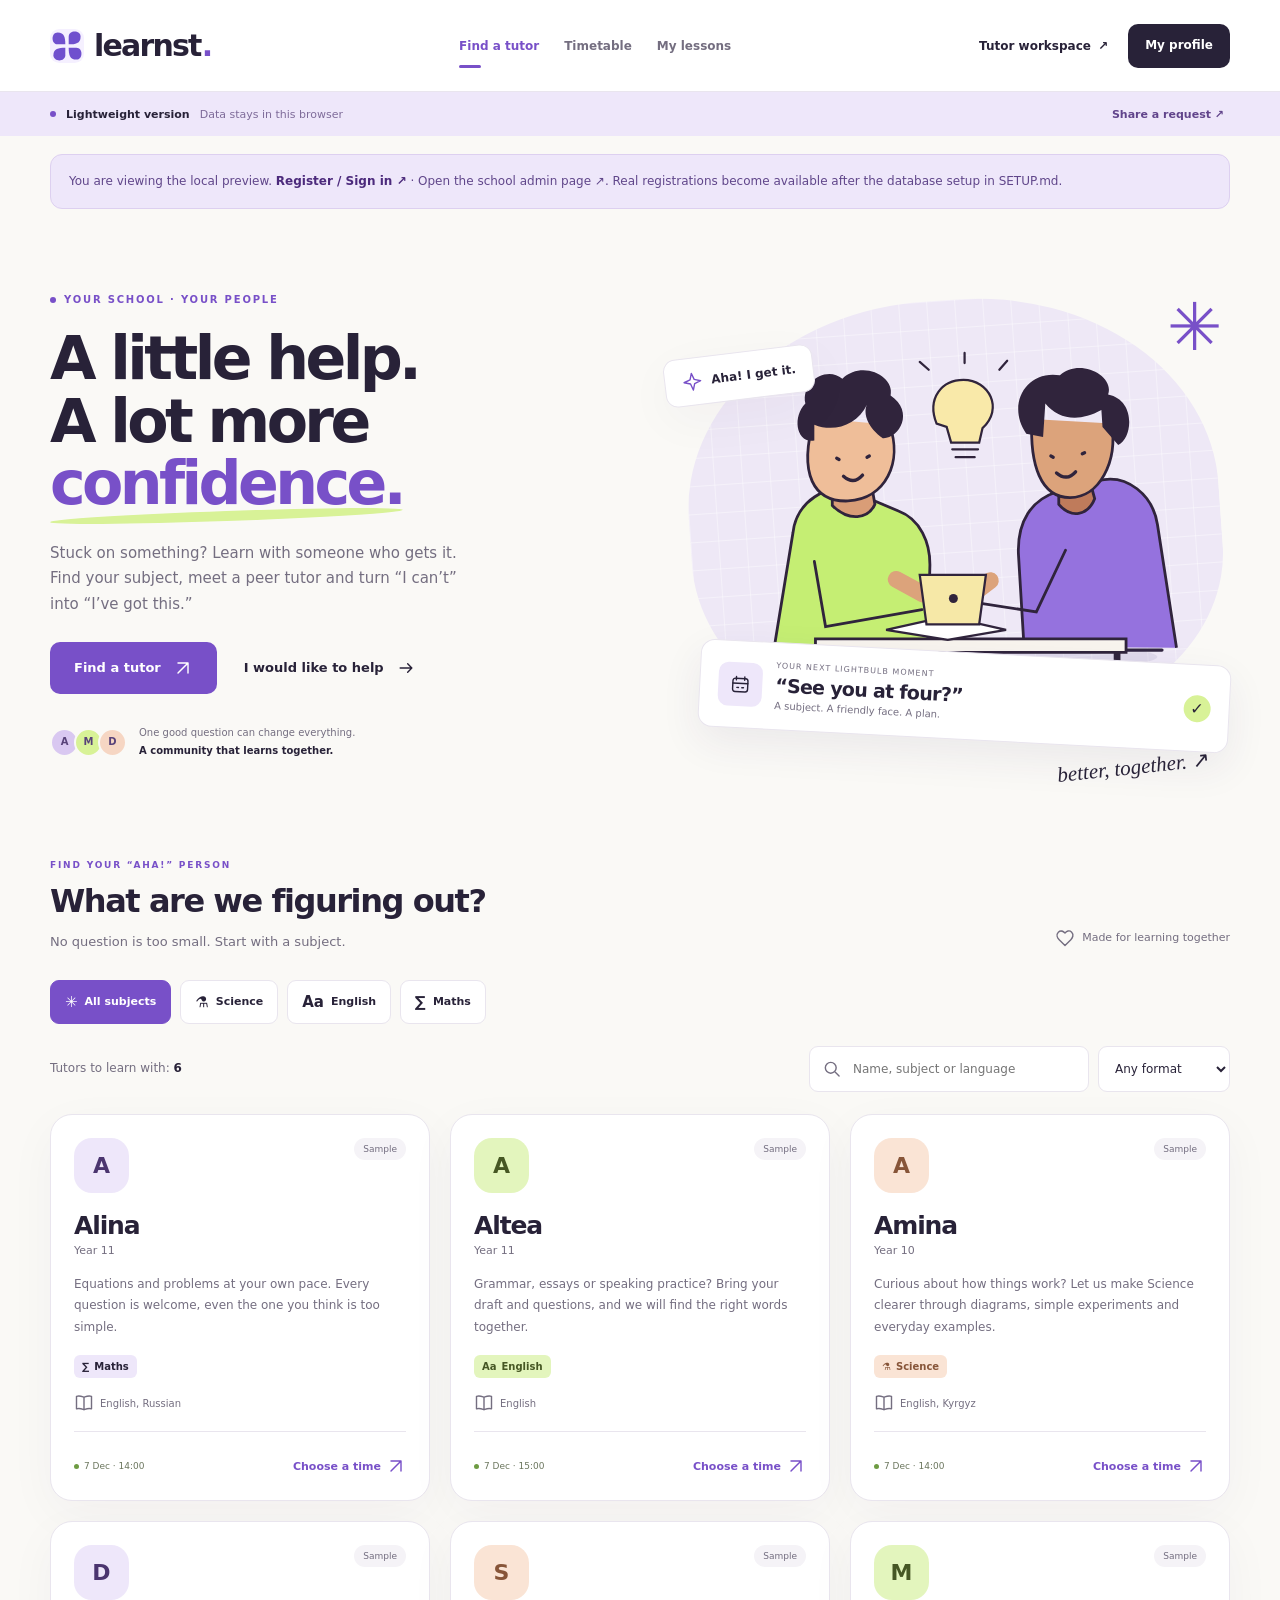
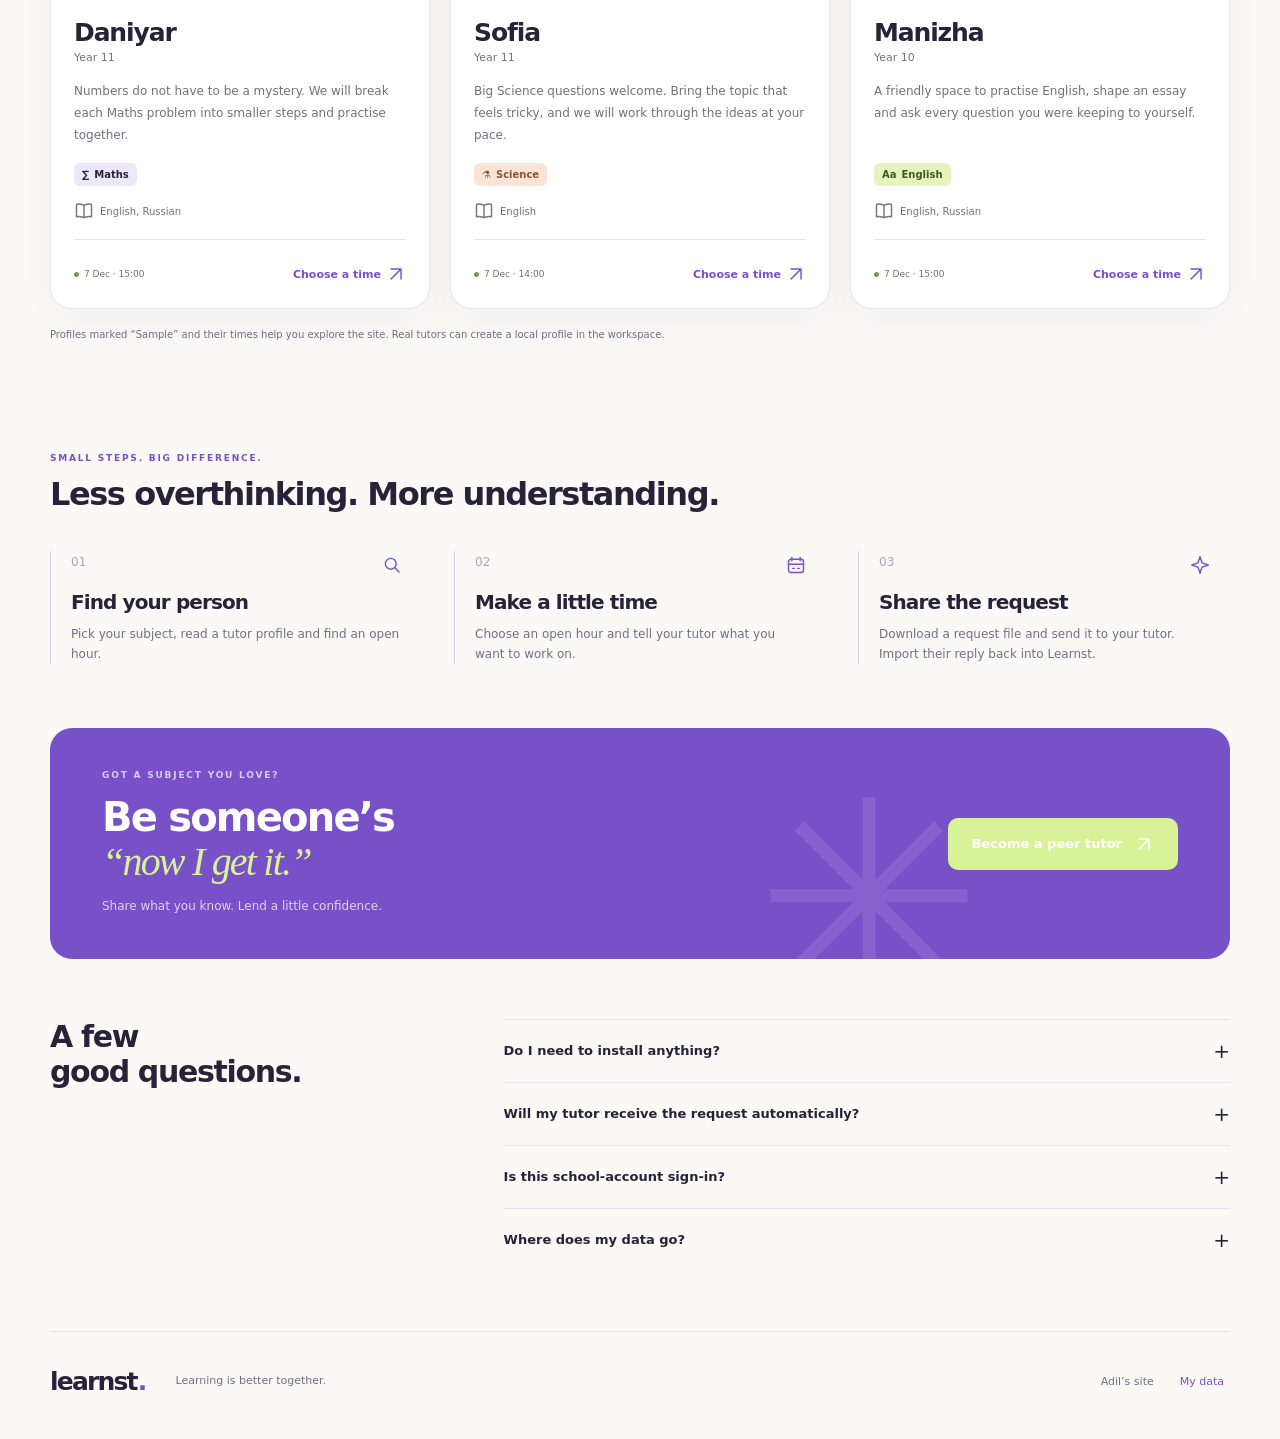
<file: index.html>
<!doctype html>
<html lang="en">
<head>
  <meta charset="UTF-8">
  <meta name="viewport" content="width=device-width, initial-scale=1">
  <meta name="theme-color" content="#7850c8">
  <meta name="description" content="Learnst — school peer tutoring. Find a subject, choose a tutor and make a little learning plan.">
  <title>Learnst — learn together</title>
  <link rel="icon" type="image/svg+xml" href="./assets/favicon.svg">
  <link rel="stylesheet" href="./styles.css">
  <link rel="stylesheet" href="./shared.css">
  <script src="./config.js" defer></script>
  <script src="./data.js" defer></script>
  <script src="./cloud.js" defer></script>
  <script src="./student.js" defer></script>
  <script src="./app.js" defer></script>
</head>
<body>
  <a class="skip-link" href="#main" data-action="skip">Skip to content</a>
  <header class="topbar">
    <div class="header-inner wrap">
      <a class="brand" href="#find" aria-label="Learnst — home"><img src="./assets/favicon.svg" width="34" height="34" alt="">learnst<span>.</span></a>
      <nav class="nav" aria-label="Main navigation">
        <a href="#find" data-route="find">Find a tutor</a>
        <a href="#schedule" data-route="schedule">Timetable</a>
        <a href="#lessons" data-route="lessons">My lessons</a>
        <a class="mobile-only" href="#workspace" data-route="workspace">Tutor</a>
      </nav>
      <div class="header-actions">
        <a href="#workspace" class="workspace-link" data-route="workspace">Tutor workspace <span aria-hidden="true">↗</span></a>
        <button type="button" class="button dark small" data-action="profile" id="profile-button">My profile</button>
      </div>
    </div>
  </header>
  <div class="local-bar">
    <div class="wrap"><span><i aria-hidden="true"></i><strong>Lightweight version</strong><span class="bar-detail">Data stays in this browser</span></span><button type="button" data-action="transfer">Share a request <span aria-hidden="true">↗</span></button></div>
  </div>
  <div class="wrap"><p id="cloud-setup-note" class="notice">You are viewing the local preview. <a href="./account.html"><strong>Register / Sign in ↗</strong></a> · <a href="./admin.html">Open the school admin page ↗</a>. Real registrations become available after the database setup in SETUP.md.</p><p id="storage-warning" class="notice" hidden role="status">Your browser cannot save changes. They last until you close this page. Download your data using “Share a request”.</p></div>
  <main id="main" class="wrap" tabindex="-1">
    <noscript><p class="notice">Enable JavaScript in your browser to choose times and save requests.</p></noscript>
    <div id="app"></div>
  </main>
  <footer class="footer wrap"><a class="brand" href="#find">learnst<span>.</span></a><p>Learning is better together.</p><div><span>Adil’s site</span><button type="button" data-action="transfer">My data</button></div></footer>
  <dialog id="modal" aria-labelledby="modal-title"><div class="modal-inner"><button type="button" class="icon-button close-modal" data-action="close" aria-label="Close dialog">×</button><div id="modal-body"></div></div></dialog>
  <div id="toast" class="toast" role="status" aria-live="polite" hidden></div>
</body>
</html>
</file>
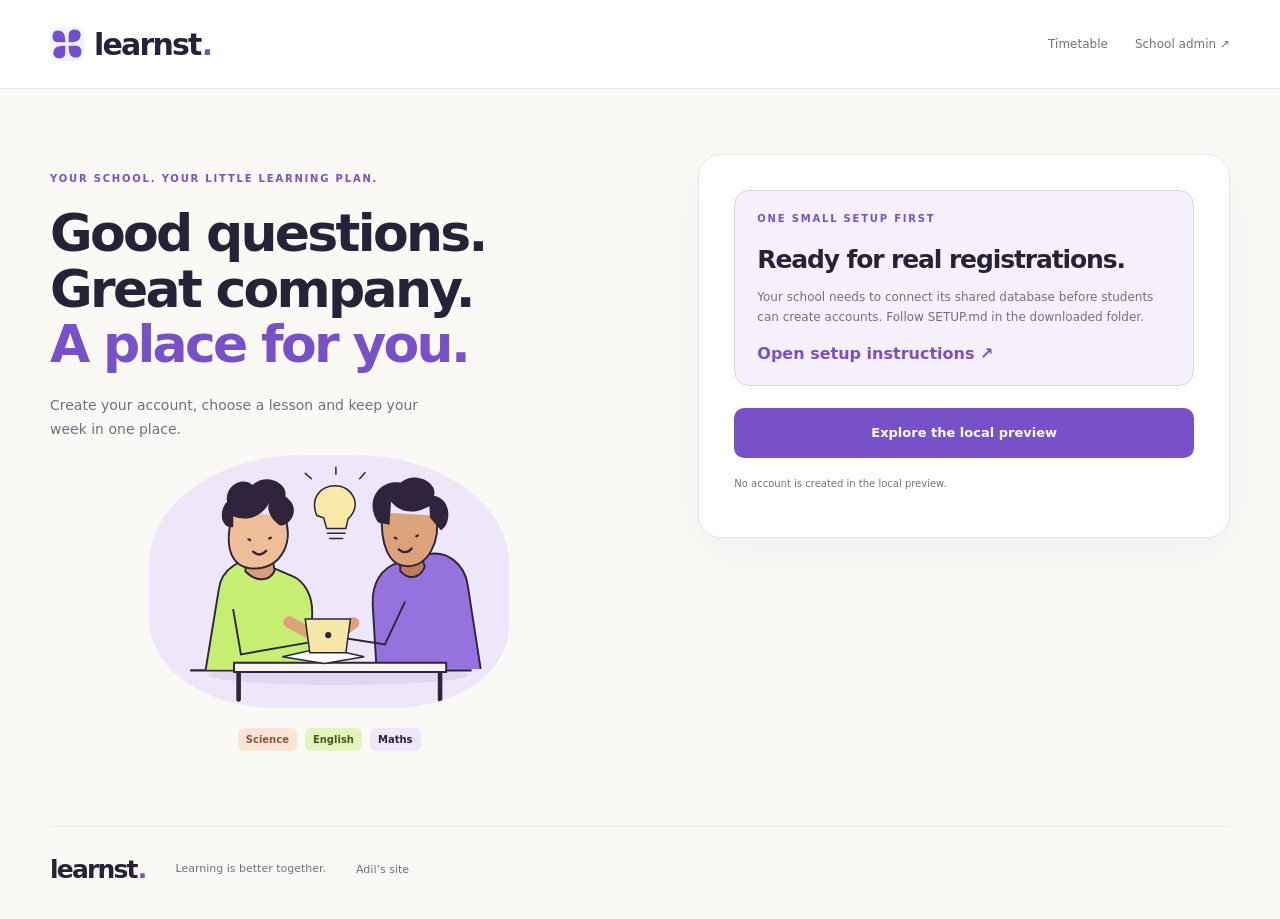
<file: account.html>
<!doctype html>
<html lang="en">
<head>
  <meta charset="UTF-8"><meta name="viewport" content="width=device-width,initial-scale=1"><meta name="theme-color" content="#7850c8">
  <meta name="referrer" content="no-referrer"><title>Your account · Learnst</title>
  <link rel="icon" href="./assets/favicon.svg" type="image/svg+xml"><link rel="stylesheet" href="./styles.css"><link rel="stylesheet" href="./shared.css">
  <script src="./config.js" defer></script><script src="./data.js" defer></script><script src="./cloud.js" defer></script><script src="./account.js" defer></script>
</head>
<body>
  <header class="topbar"><div class="wrap header-inner account-header"><a class="brand" href="./index.html"><img src="./assets/favicon.svg" width="34" height="34" alt="">learnst<span>.</span></a><nav aria-label="Account navigation"><a href="./index.html#schedule">Timetable</a><a href="./admin.html">School admin ↗</a></nav></div></header>
  <main class="wrap account-layout"><section class="account-story"><span class="eyebrow">YOUR SCHOOL. YOUR LITTLE LEARNING PLAN.</span><h1>Good questions.<br>Great company.<br><span>A place for you.</span></h1><p>Create your account, choose a lesson and keep your week in one place.</p><img src="./assets/hero.svg" width="470" height="330" alt="Two students learning together"><div class="account-subjects"><span class="tag peach">Science</span><span class="tag lime-bg">English</span><span class="tag lilac">Maths</span></div></section><section class="account-panel" aria-label="Your account"><div id="account-app"><p class="modal-lead" role="status">Opening your account…</p></div></section></main>
  <footer class="footer wrap"><a class="brand" href="./index.html">learnst<span>.</span></a><p>Learning is better together.</p><span>Adil’s site</span></footer>
  <div id="toast" class="toast" role="status" aria-live="polite" hidden></div>
  <noscript><p class="notice wrap">Enable JavaScript to register or sign in.</p></noscript>
</body>
</html>
</file>
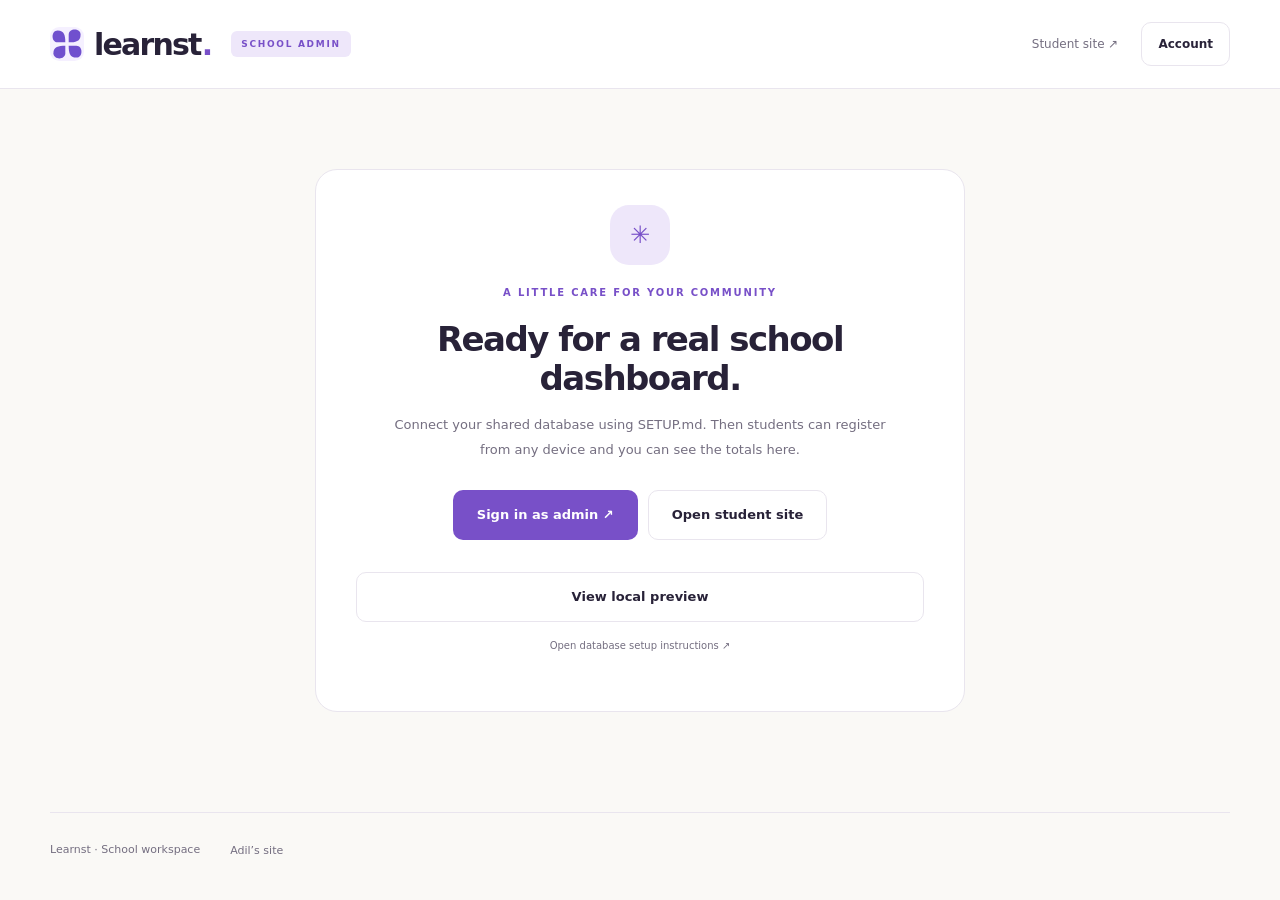
<file: admin.html>
<!doctype html>
<html lang="en">
<head>
  <meta charset="UTF-8"><meta name="viewport" content="width=device-width,initial-scale=1"><meta name="theme-color" content="#7850c8">
  <meta name="robots" content="noindex,nofollow"><meta name="referrer" content="no-referrer"><title>School admin · Learnst</title>
  <link rel="icon" href="./assets/favicon.svg" type="image/svg+xml"><link rel="stylesheet" href="./styles.css"><link rel="stylesheet" href="./shared.css">
  <script src="./config.js" defer></script><script src="./data.js" defer></script><script src="./cloud.js" defer></script><script src="./admin.js" defer></script>
</head>
<body class="admin-body">
  <header class="topbar"><div class="wrap header-inner admin-header"><a class="brand" href="./index.html"><img src="./assets/favicon.svg" width="34" height="34" alt="">learnst<span>.</span></a><span class="admin-label">SCHOOL ADMIN</span><div><a href="./index.html">Student site ↗</a><a href="./account.html?next=admin" class="button outline small" id="admin-account">Account</a></div></div></header>
  <main class="wrap admin-main" id="admin-app"><div class="empty"><h1>Your community, at a glance.</h1><p role="status">Checking admin access…</p></div></main>
  <footer class="footer wrap"><p>Learnst · School workspace</p><span>Adil’s site</span></footer>
  <dialog id="modal" aria-labelledby="modal-title"><div class="modal-inner"><button type="button" class="icon-button close-modal" data-admin-action="close" aria-label="Close dialog">×</button><div id="modal-body"></div></div></dialog>
  <div id="toast" class="toast" role="status" aria-live="polite" hidden></div>
  <noscript><p class="notice wrap">Enable JavaScript to open the admin dashboard.</p></noscript>
</body>
</html>
</file>
<file: styles.css>
:root{--paper:#faf9f6;--white:#fff;--ink:#282238;--muted:#746e80;--purple:#7850c8;--purple-dark:#5c32ab;--lilac:#eee7fa;--lime:#d8f297;--line:#e9e5ee;--radius:22px;--shadow:0 14px 50px #3321440a;font-family:Inter,ui-sans-serif,system-ui,-apple-system,BlinkMacSystemFont,"Segoe UI",sans-serif;color:var(--ink);background:var(--paper);font-synthesis:none}
*{box-sizing:border-box}html{scroll-behavior:smooth;scroll-padding-top:100px}body{margin:0}button,input,select,textarea{font:inherit}button,a,input,select,textarea{-webkit-tap-highlight-color:transparent}a{color:inherit;text-decoration:none}button{cursor:pointer}button:disabled{opacity:.45;cursor:not-allowed}button{color:inherit}button,select,input,textarea{min-height:44px}button{border:0}button:focus-visible,a:focus-visible,summary:focus-visible{outline:3px solid var(--purple);outline-offset:4px}input:focus,select:focus,textarea:focus{outline:2px solid var(--purple);outline-offset:2px}img,svg{max-width:100%}svg.icon{width:20px;height:20px;flex-shrink:0;vertical-align:middle}h1,h2,h3,p{margin-top:0}h1,h2,h3{letter-spacing:-.045em}p{line-height:1.7}button,.button{transition:background .16s,transform .16s,border-color .16s}button:not(:disabled):active,.button:active{transform:translateY(1px)}[hidden]{display:none!important}.wrap{width:min(1180px,calc(100% - 64px));margin-inline:auto}.skip-link{position:fixed;top:-70px;left:15px;z-index:20;padding:13px;background:var(--ink);color:#fff}.skip-link:focus{top:10px}
.topbar{background:#fff;border-bottom:1px solid var(--line)}.header-inner{display:flex;align-items:center;min-height:91px;gap:36px}.brand{display:inline-flex;align-items:center;gap:8px;font-size:30px;font-weight:850;letter-spacing:-1.8px;flex-shrink:0}.brand>span{color:var(--purple);margin-left:-7px}.brand img{width:34px;height:34px;margin-right:2px}.nav{display:flex;align-items:center;gap:25px;margin-inline:auto}.nav a{display:flex;align-items:center;min-height:48px;font-size:12px;font-weight:650;position:relative;white-space:nowrap;color:var(--muted)}.nav a[aria-current=page]{color:var(--purple)}.nav a[aria-current=page]:after{content:"";position:absolute;bottom:2px;left:0;width:22px;height:3px;border-radius:4px;background:var(--purple)}.header-actions{display:flex;align-items:center;gap:20px}.workspace-link{font-size:12px;font-weight:650;white-space:nowrap}.workspace-link[aria-current=page]{color:var(--purple)}.workspace-link span{margin-left:3px}.button{display:inline-flex;align-items:center;justify-content:center;gap:12px;padding:15px 23px;min-height:50px;border-radius:10px;font-size:13px;line-height:1.4;font-weight:700;border:1px solid transparent;text-align:center}.button.purple{background:var(--purple);color:white}.button.purple:hover{background:var(--purple-dark)}.button.dark{background:var(--ink);color:#fff}.button.lime{background:var(--lime)}.button.outline{background:#fff;border-color:var(--line)}.button.outline:hover{border-color:var(--purple);background:#f9f6ff}.button.text{background:transparent;color:var(--ink);padding-inline:5px}.button.danger{background:#fff0f0;color:#aa3434}.button.small{min-height:44px;padding:10px 16px;font-size:12px}.button.full{width:100%}.icon-button{width:44px;min-width:44px;height:44px;border:1px solid var(--line);border-radius:10px;background:#fff;font-size:23px;display:inline-flex;align-items:center;justify-content:center}.local-bar{background:var(--lilac);font-size:11px}.local-bar>.wrap{min-height:42px;display:flex;justify-content:space-between;align-items:center;gap:12px}.local-bar span{display:inline-flex;align-items:center;gap:10px}.local-bar i{height:6px;width:6px;background:var(--purple);border-radius:50%}.local-bar strong{font-weight:750}.local-bar button{background:transparent;color:#61448b;font-size:11px;font-weight:650;white-space:nowrap}.bar-detail{color:#7f6c9a}
.hero{display:grid;grid-template-columns:1.07fr 1fr;align-items:center;gap:40px;padding:67px 0 75px}.eyebrow{font-size:10px;letter-spacing:1.8px;font-weight:750;color:var(--purple);display:flex;gap:8px;align-items:center;margin-bottom:22px;text-transform:uppercase}.eyebrow>i{width:6px;height:6px;background:var(--purple);border-radius:50%}.hero h1{font-size:clamp(42px,4.7vw,67px);line-height:1.04;letter-spacing:-3.6px;font-weight:780;margin-bottom:26px}.hero h1>span{color:var(--purple);display:inline-block;position:relative;z-index:0}.hero h1>span:after{content:"";position:absolute;bottom:-6px;left:0;right:0;height:10px;background:var(--lime);border-radius:50%;z-index:-1;transform:rotate(-2deg)}.hero-copy>p{font-size:15px;color:var(--muted);max-width:430px;margin-bottom:25px}.hero-buttons{display:flex;gap:21px;flex-wrap:wrap}.hero-footnote{display:flex;align-items:center;gap:12px;margin-top:30px;font-size:10px;color:var(--muted);line-height:1.8}.hero-footnote strong{font-weight:550;color:var(--ink)}.mini-avatars{display:flex;padding-left:5px}.mini-avatars i{width:29px;height:29px;border:2px solid var(--paper);border-radius:50%;display:grid;place-items:center;background:#d9c8f1;font-style:normal;font-weight:750;color:#584279;margin-left:-5px}.mini-avatars i:nth-child(2){background:var(--lime)}.mini-avatars i:nth-child(3){background:#f6d6c3}.hero-art{min-width:0;position:relative;isolation:isolate;padding-top:30px;padding-bottom:45px}.art-grid{position:absolute;inset:0 10px 25px;background-color:#eee8f6;background-image:linear-gradient(#fff6 1px,transparent 1px),linear-gradient(90deg,#fff6 1px,transparent 1px);background-size:28px 28px;border-radius:47% 47% 39% 43%;transform:rotate(-4deg);z-index:-1}.hero-art>img{display:block;width:100%;height:auto;padding:5px 12px}.art-float{display:flex;align-items:center;gap:9px;position:absolute;left:-15px;top:52px;transform:rotate(-7deg);background:#fff;padding:13px 17px;border:1px solid var(--line);border-radius:12px;box-shadow:var(--shadow);font-size:12px;font-weight:650}.art-float svg{color:var(--purple)}.art-star{position:absolute;right:8px;top:-5px;font-size:66px;color:var(--purple);line-height:1;animation:float 6s ease-in-out infinite}.art-session{position:absolute;bottom:15px;left:20px;right:0;display:flex;align-items:center;gap:13px;background:#fff;border:1px solid var(--line);padding:18px;border-radius:14px;box-shadow:0 15px 40px #3c245b13;transform:rotate(3deg)}.art-session>i{background:var(--lilac);padding:12px;border-radius:10px;font-style:normal}.art-session>div{display:grid;gap:4px}.art-session small{font-size:8px;letter-spacing:1px;color:var(--muted)}.art-session strong{font-size:19px;letter-spacing:-.7px}.art-session span{font-size:10px;color:var(--muted)}.art-session>b{margin-left:auto;display:grid;place-items:center;width:27px;height:27px;border-radius:50%;background:var(--lime)}.art-note{position:absolute;bottom:-25px;right:20px;font-family:Georgia,serif;font-size:21px;font-style:italic;transform:rotate(-6deg)}
.section{padding:25px 0 55px}.section-heading{display:flex;justify-content:space-between;align-items:end;gap:20px;margin-bottom:27px}.section-heading h2{font-size:32px;line-height:1.2;margin-bottom:10px}.section-heading p{font-size:13px;color:var(--muted);margin:0}.section-heading .eyebrow{font-size:9px;margin-bottom:12px}.section-note{font-size:11px;color:var(--muted);white-space:nowrap;display:flex;gap:7px;align-items:center;padding-bottom:5px}.chips{display:flex;flex-wrap:wrap;gap:9px;margin-bottom:22px}.chip{padding:8px 14px;border:1px solid var(--line);border-radius:9px;min-height:44px;display:flex;align-items:center;gap:7px;background:#fff;font-size:11px;font-weight:650}.chip[aria-pressed=true]{background:var(--purple);border-color:var(--purple);color:#fff}.chip>span{font-size:15px}.toolbar{display:flex;justify-content:space-between;align-items:center;gap:15px;margin:15px 0 22px}.toolbar>p{font-size:12px;color:var(--muted);margin:0}.toolbar>p strong{color:var(--ink)}.search-controls{display:flex;gap:9px;min-width:0}.searchbox{position:relative;display:flex;align-items:center;width:280px;max-width:100%;gap:9px;padding:0 12px;background:#fff;border:1px solid var(--line);border-radius:9px;color:var(--muted)}.searchbox input{width:100%;min-width:0;border:0;background:transparent;font-size:12px}.select{max-width:100%;border:1px solid var(--line);border-radius:9px;padding:9px 30px 9px 12px;background:#fff;color:var(--ink);font-size:12px}.tutor-grid{display:grid;grid-template-columns:repeat(3,minmax(0,1fr));gap:20px}.tutor-card{background:#fff;border:1px solid var(--line);border-radius:var(--radius);padding:23px 23px 0;box-shadow:var(--shadow);position:relative;display:flex;flex-direction:column;transition:transform .2s,border-color .2s}.tutor-card:hover{transform:translateY(-4px);border-color:#cbb7eb}.tutor-top{display:flex;align-items:start;justify-content:space-between;gap:8px;margin-bottom:18px}.avatar{width:55px;height:55px;display:inline-flex;align-items:center;justify-content:center;border-radius:18px;font-size:22px;font-weight:750;flex-shrink:0;color:#4b356f}.avatar.lilac,.lilac{background:var(--lilac)}.avatar.lime,.lime-bg{background:#e3f5bd;color:#465724}.avatar.peach,.peach{background:#fae4d5;color:#875539}.avatar.blue,.blue{background:#e0edf9;color:#3c6083}.avatar.pink,.pink{background:#f8e1ee;color:#8c5372}.avatar.yellow,.yellow{background:#fcf0c7;color:#8d7438}.sample-badge{font-size:9px;color:var(--muted);background:#f5f3f7;border-radius:20px;padding:6px 9px}.tutor-card h3{font-size:25px;margin-bottom:4px}.year{font-size:11px;color:var(--muted)}.tutor-bio{font-size:12px;color:var(--muted);line-height:1.8;margin:17px 0;flex:1}.tags{display:flex;flex-wrap:wrap;gap:6px}.tag{border-radius:6px;padding:6px 8px;font-size:10px;font-weight:650;display:inline-flex;gap:5px;align-items:center}.language{font-size:10px;color:var(--muted);margin:15px 0 18px;display:flex;align-items:center;gap:6px}.tutor-bottom{border-top:1px solid var(--line);display:flex;align-items:center;justify-content:space-between;gap:9px;padding:12px 0}.availability-dot{display:inline-block;width:5px;height:5px;background:#6e9b43;border-radius:50%;margin-right:5px}.availability{font-size:9px;color:#6a755c}.book-link{min-height:44px;background:transparent;color:var(--purple);font-size:11px;font-weight:750;display:flex;gap:5px;align-items:center;padding:5px 0}.how{padding:45px 0 64px}.how-grid{display:grid;grid-template-columns:repeat(3,minmax(0,1fr));gap:32px}.how-card{padding:4px 20px 0;border-left:1px solid #d9d0e5}.how-card>div{display:flex;justify-content:space-between;color:var(--purple);margin-bottom:15px}.how-card>div>span{font-size:12px;color:#aea4ba}.how-card h3{font-size:20px;margin-bottom:10px}.how-card p{font-size:12px;color:var(--muted);margin:0}.join-banner{position:relative;overflow:hidden;display:flex;align-items:center;justify-content:space-between;gap:20px;background:var(--purple);color:#fff;border-radius:var(--radius);padding:42px 52px;margin-bottom:60px}.join-banner .eyebrow{color:#dbcaf7;font-size:9px;margin-bottom:15px}.join-banner h2{font-size:40px;line-height:1.1;margin-bottom:12px}.join-banner h2 em{font-family:Georgia,serif;font-weight:500;color:var(--lime)}.join-banner p{font-size:12px;color:#e0d3f5;margin:0}.join-banner .button{position:relative;z-index:1}.banner-flower{position:absolute;right:21%;bottom:-77px;font-size:270px;line-height:1;color:#9f7bd7;opacity:.4;pointer-events:none}.faq{display:grid;grid-template-columns:1fr 1.8fr;gap:50px;padding-bottom:60px}.faq h2{font-size:30px}.faq details{border-top:1px solid var(--line)}.faq summary{min-height:62px;cursor:pointer;font-size:13px;font-weight:650;display:flex;justify-content:space-between;align-items:center;list-style:none;gap:15px}.faq summary:after{content:"+";font-size:20px;font-weight:400}.faq details[open] summary:after{content:"−"}.faq p{font-size:12px;color:var(--muted);margin-bottom:20px}.footer{padding:28px 0 35px;border-top:1px solid var(--line);display:flex;align-items:center;gap:30px;color:var(--muted);font-size:11px}.footer .brand{font-size:25px;color:var(--ink)}.footer>p{margin:0}.footer>div{display:flex;gap:20px;align-items:center;margin-left:auto}.footer button{background:transparent;font-size:11px;color:var(--purple)}
.page-heading{padding:48px 0 30px;display:flex;justify-content:space-between;align-items:end;gap:22px}.page-heading h1{font-size:44px;line-height:1.1;margin-bottom:13px}.page-heading .eyebrow{margin-bottom:15px}.page-heading p{font-size:13px;color:var(--muted);margin:0;max-width:620px}.page-heading .button{flex-shrink:0}.page-content{padding-bottom:55px}.notice{padding:16px 18px;background:var(--lilac);border:1px solid #ddd0f0;border-radius:12px;color:#60468a;font-size:12px;line-height:1.75;margin:18px 0}.notice strong{color:#4c2a7c}.notice>p:last-child{margin-bottom:0}.notice.neutral{background:#f0f4e9;color:#52603f;border-color:#dfe7d2}.calendar-box{border:1px solid var(--line);border-radius:18px;background:#fff;overflow:hidden}.calendar-toolbar{display:flex;align-items:center;justify-content:space-between;gap:16px;padding:18px;border-bottom:1px solid var(--line);flex-wrap:wrap}.calendar-toolbar>div{display:flex;align-items:center;gap:8px}.calendar-toolbar h2{font-size:20px;margin:0 0 0 6px;letter-spacing:-.7px}.timezone{font-size:10px;color:var(--muted)}.week-grid{display:grid;grid-template-columns:repeat(7,minmax(0,1fr))}.day-column{min-width:0;border-right:1px solid var(--line);min-height:330px;padding:0 8px 12px}.day-column:last-child{border-right:0}.day-title{display:flex;align-items:center;justify-content:center;flex-wrap:wrap;gap:7px;min-height:63px;border-bottom:1px solid var(--line);margin:0 -8px 9px;font-size:10px;color:var(--muted)}.day-title b{font-size:18px;color:var(--ink)}.day-title.today b{color:var(--purple)}.slot{display:flex;flex-direction:column;align-items:start;gap:4px;text-align:left;padding:9px;border-radius:9px;width:100%;margin-top:8px;font-size:9px;min-height:75px;border:1px solid transparent;line-height:1.4}.slot:hover{border-color:var(--purple)}.slot strong{font-size:11px}.slot span{font-size:9px;opacity:.8}.no-slots{font-size:10px;text-align:center;color:#a19aa9;padding-top:15px}.legend{display:flex;gap:20px;font-size:11px;color:var(--muted);padding:20px 0;flex-wrap:wrap}.legend span{display:flex;align-items:center;gap:7px}.legend i{height:9px;width:9px;background:var(--lilac);border-radius:3px}.legend span:nth-child(2) i{background:var(--lime)}.workspace-intro{display:flex;align-items:center;justify-content:space-between;gap:15px;background:#fff;border:1px solid var(--line);border-radius:14px;padding:18px 21px;margin-bottom:20px}.workspace-intro label{font-size:12px;display:flex;align-items:center;gap:12px;flex-wrap:wrap}.workspace-intro p{font-size:11px;color:var(--muted);margin:0}.stats{display:grid;grid-template-columns:repeat(3,minmax(0,1fr));gap:16px;margin:22px 0}.stat{background:#fff;border:1px solid var(--line);border-radius:15px;padding:20px;position:relative}.stat span{display:block;font-size:11px;color:var(--muted);margin-bottom:7px}.stat strong{font-size:38px;letter-spacing:-2px;font-weight:650}.stat svg{position:absolute;right:20px;bottom:25px;color:var(--purple)}.tab-row{display:flex;gap:7px;padding-bottom:18px;flex-wrap:wrap}.tab-row button{font-size:12px;padding:10px 15px;border-radius:8px;background:transparent;color:var(--muted)}.tab-row button[aria-pressed=true]{background:var(--lilac);color:var(--purple);font-weight:650}.lesson-list{display:grid;gap:15px}.lesson-card{display:flex;align-items:start;gap:20px;background:#fff;border:1px solid var(--line);border-radius:17px;padding:22px;min-width:0}.date-badge{display:grid;place-items:center;align-content:center;gap:3px;width:62px;min-width:62px;height:89px;border:1px solid #e2d7f2;border-radius:12px;background:#f6f1fc;color:var(--purple)}.date-badge strong{font-size:31px;letter-spacing:-1px;line-height:1}.date-badge span{font-size:10px}.lesson-detail{flex:1;min-width:0}.lesson-title{display:flex;align-items:center;gap:12px;flex-wrap:wrap;margin-bottom:8px}.lesson-title h3{font-size:22px;margin:0}.status{display:inline-flex;padding:6px 9px;border-radius:7px;font-size:9px;font-weight:650}.status.pending{background:#fff1c9;color:#856720}.status.confirmed{background:#e7f2da;color:#4c6f33}.status.cancelled,.status.declined{background:#f8e5e7;color:#9d5961}.status.completed{background:var(--lilac);color:var(--purple)}.lesson-person{font-size:12px;margin:0 0 8px}.lesson-meta{display:flex;flex-wrap:wrap;gap:14px;font-size:11px;color:var(--muted);margin-bottom:12px}.lesson-meta span{display:flex;align-items:center;gap:5px}.lesson-meta svg{width:14px;height:14px}.lesson-note{padding:12px 15px;background:#f8f7fa;border-radius:9px;margin:10px 0;font-size:12px;line-height:1.7;white-space:pre-wrap;overflow-wrap:anywhere}.lesson-note strong{font-size:10px;display:block;color:var(--muted);font-weight:550;margin-bottom:3px}.lesson-actions{display:flex;gap:8px;flex-wrap:wrap;margin-top:15px}.lesson-actions .button{font-size:11px;padding:10px 14px;min-height:44px}.empty{text-align:center;background:#fff;border:1px dashed #dacee8;border-radius:18px;padding:42px 22px;margin-bottom:25px}.empty>i{display:grid;place-items:center;width:55px;height:55px;background:var(--lilac);border-radius:17px;margin:0 auto 17px;color:var(--purple)}.empty h3{font-size:24px;margin-bottom:10px}.empty p{color:var(--muted);font-size:13px;max-width:500px;margin:0 auto 20px}.availability-list{display:grid;gap:10px}.availability-row{display:flex;align-items:center;gap:14px;padding:15px;background:#fff;border:1px solid var(--line);border-radius:12px}.availability-row>i{display:grid;place-items:center;background:var(--lilac);border-radius:9px;width:42px;height:42px;color:var(--purple)}.availability-row>div{flex:1;min-width:0}.availability-row strong{font-size:12px;display:block;margin-bottom:5px}.availability-row p{font-size:11px;color:var(--muted);margin:0;overflow-wrap:anywhere}
dialog{width:min(550px,calc(100% - 28px));max-height:calc(100dvh - 32px);margin:auto;padding:0;border:1px solid var(--line);border-radius:22px;color:var(--ink);background:var(--paper);box-shadow:0 30px 100px #21112b33;overflow:auto}dialog::backdrop{background:#23172c80;backdrop-filter:blur(5px)}.modal-inner{position:relative;padding:34px}.close-modal{position:absolute;right:14px;top:14px;background:transparent;border:0;z-index:1}.modal-inner .eyebrow{margin-bottom:12px;font-size:9px}.modal-inner h2{font-size:30px;line-height:1.13;margin-bottom:13px;padding-right:23px}.modal-lead{font-size:12px;color:var(--muted);margin-bottom:22px}.form{display:grid;gap:16px}.form label,.field-label{font-size:11px;font-weight:650;display:grid;gap:8px}.form input,.form select,.form textarea{width:100%;min-width:0;border:1px solid #ded8e7;background:#fff;border-radius:9px;padding:11px 12px;font-size:13px;color:var(--ink)}.form textarea{resize:vertical;min-height:96px;line-height:1.7}.form small,.help{font-size:10px;color:var(--muted);font-weight:400;line-height:1.7}.form .form-two{display:grid;grid-template-columns:1fr 1fr;gap:14px}.form-error{color:#a62d45;background:#fff0f1;border:1px solid #efc5cf;padding:12px;border-radius:9px;font-size:12px;margin:0;white-space:pre-line}.booking-tutor{display:flex;gap:12px;align-items:center;padding:15px;background:#fff;border:1px solid var(--line);border-radius:12px;margin:18px 0}.booking-tutor>div{display:grid;gap:5px}.booking-tutor strong{font-size:15px}.booking-tutor span.year{font-size:10px}.time-grid{display:flex;flex-wrap:wrap;gap:8px;margin-top:8px}.time-option{min-height:44px;padding:10px 11px;background:#fff;border:1px solid var(--line);border-radius:9px;font-size:11px}.time-option[aria-pressed=true]{background:var(--purple);color:#fff;border-color:var(--purple)}.booking-location{font-size:11px;line-height:1.7;color:var(--muted);padding:10px 12px;background:#f0eaf7;border-radius:8px}.transfer-step{display:flex;gap:13px;font-size:12px;line-height:1.7;margin:17px 0}.transfer-step>b{background:var(--lilac);color:var(--purple);width:25px;height:25px;min-width:25px;border-radius:50%;display:grid;place-items:center}.transfer-step p{margin:0}.transfer-controls{display:grid;gap:10px;margin:22px 0}.transfer-controls .button{justify-content:center}.import-result{padding:13px;background:#f0f4e9;border:1px solid #dfe7d2;border-radius:10px;font-size:12px;line-height:1.7;margin:13px 0}.transfer-reset{border-top:1px solid var(--line);padding-top:17px;display:flex;align-items:center;gap:15px;justify-content:space-between}.transfer-reset small{font-size:10px;color:var(--muted)}.transfer-reset button{font-size:11px;background:transparent;color:#a04b55}.checkboxes{display:flex;flex-wrap:wrap;gap:8px}.form .checkbox-label{display:flex;align-items:center;gap:7px;min-height:44px;padding:7px 10px;background:#fff;border:1px solid var(--line);border-radius:8px;font-size:11px;font-weight:500}.checkbox-label input{width:16px!important;height:16px;min-height:16px;accent-color:var(--purple);margin:0}.toast{position:fixed;bottom:max(22px,env(safe-area-inset-bottom));left:50%;transform:translateX(-50%);width:max-content;max-width:calc(100% - 28px);padding:15px 20px;box-shadow:0 10px 40px #28173433;background:var(--ink);color:#fff;border-radius:12px;z-index:30;font-size:12px;line-height:1.7;text-align:center}.pending-count{margin-left:6px;background:var(--purple);color:#fff;padding:2px 6px;border-radius:20px;font-size:9px}
@keyframes float{0%,100%{transform:translateY(0) rotate(8deg)}50%{transform:translateY(-9px) rotate(-8deg)}}
.mobile-only{display:none!important}.day-slots{display:grid;grid-template-columns:1fr 1fr;gap:0 10px}.day-slots .slot{font-size:11px}.day-slots .slot strong{font-size:13px}.day-slots .slot span{font-size:11px}
@media(min-width:1500px){.hero{gap:70px}}
@media(max-width:1100px){.header-inner{gap:18px}.nav{gap:17px}.workspace-link{font-size:11px}.header-actions{gap:13px}.brand{font-size:28px}.hero{gap:25px}.hero h1{font-size:57px}.tutor-card{padding:21px 18px 0}.section-note{display:none}.day-column{padding-inline:5px}.day-title{margin-inline:-5px}.slot{padding:8px 6px}.tutor-bottom{flex-wrap:wrap;gap:3px}.availability{font-size:9px}.book-link{margin-left:auto}}
@media(max-width:900px){.wrap{width:calc(100% - 42px)}.header-inner{flex-wrap:wrap;justify-content:space-between;gap:0;min-height:116px;padding-top:15px}.nav{order:3;width:100%;justify-content:center;gap:36px;margin:7px 0 0}.header-actions{gap:20px}.hero h1{font-size:49px;letter-spacing:-2.5px}.hero{gap:20px;padding-top:49px}.hero-copy>p{font-size:13px}.hero-buttons{gap:10px}.hero-buttons .button{font-size:11px;padding-inline:15px}.art-float{font-size:10px;padding:10px;left:-5px}.art-session{padding:13px;gap:9px;left:0}.art-session strong{font-size:17px}.art-session small{font-size:7px}.art-session span{font-size:9px}.art-star{font-size:48px}.tutor-grid{grid-template-columns:repeat(2,minmax(0,1fr))}.tutor-bottom{flex-wrap:nowrap}.hero-footnote{font-size:9px}.section-heading h2{font-size:29px}.page-heading h1{font-size:38px}.join-banner{padding:34px}.join-banner h2{font-size:34px}.faq{gap:25px}.faq h2{font-size:26px}.calendar-box{border:0;background:transparent;overflow:visible}.calendar-toolbar{background:#fff;border:1px solid var(--line);border-radius:12px;margin-bottom:14px}.week-grid{grid-template-columns:repeat(3,minmax(0,1fr));gap:12px}.day-column{border:1px solid var(--line)!important;border-radius:12px;background:#fff;min-height:190px;padding:0 11px 12px}.day-title{margin-inline:-11px;justify-content:flex-start;padding-left:14px}.slot{font-size:10px;min-height:66px;padding:10px}.slot strong{font-size:12px}.slot span{font-size:10px}.footer{gap:18px}.footer>p{font-size:10px}.workspace-intro{align-items:start}.workspace-intro label{display:grid;gap:9px}}
@media(max-width:620px){html{scroll-padding-top:25px}.wrap{width:calc(100% - 32px)}.header-inner{padding-top:12px;min-height:111px}.brand{font-size:27px;letter-spacing:-1.5px}.brand img{width:29px;height:29px}.header-actions{gap:9px}.header-actions .workspace-link{display:none}.header-actions .button{min-height:44px;padding:9px 12px;font-size:11px;max-width:135px;overflow:hidden;text-overflow:ellipsis;white-space:nowrap;display:block}.nav{gap:0;justify-content:space-between;margin-top:7px}.nav a{font-size:10px;min-height:45px}.nav a[aria-current=page]:after{bottom:1px}.local-bar{font-size:9px}.local-bar>.wrap{gap:5px;min-height:42px}.local-bar span{gap:6px}.local-bar button{font-size:10px;min-height:44px;padding:4px 0}.bar-detail{display:none!important}.hero{grid-template-columns:1fr;gap:35px;padding:35px 0 52px}.hero .eyebrow{font-size:9px;letter-spacing:1.6px;margin-bottom:19px}.hero h1{font-size:clamp(40px,11.6vw,61px);letter-spacing:-2.5px;margin-bottom:24px;line-height:1.08}.hero-copy>p{font-size:14px;max-width:410px;line-height:1.75;margin-bottom:21px}.hero-buttons{gap:17px}.hero-buttons .button{font-size:12px;padding-inline:18px}.hero-footnote{margin-top:22px;font-size:10px}.hero-art{width:min(400px,95%);margin-inline:auto;padding:20px 5px 40px}.art-grid{inset:0 10px 20px}.art-star{right:-1px;top:-10px;font-size:55px}.art-float{font-size:11px;top:35px;left:0;padding:11px 13px}.art-session{bottom:15px;left:0;right:0;padding:13px;gap:10px}.art-session small{font-size:7px}.art-session strong{font-size:19px}.art-session span{font-size:10px}.art-session>i{padding:10px}.art-note{font-size:19px;bottom:-23px}.section{padding:18px 0 35px}.section-heading{margin-bottom:22px;align-items:start;gap:10px}.section-heading h2{font-size:27px}.section-heading p{font-size:12px}.section-heading .eyebrow{font-size:8px;letter-spacing:1.2px;margin-bottom:11px}.chips{gap:7px;margin-bottom:14px}.chip{font-size:10px;padding:7px 10px;gap:5px}.chip>span{font-size:13px}.toolbar{display:block;margin-top:19px}.toolbar>p{font-size:11px;margin-bottom:13px}.search-controls{width:100%;gap:7px}.searchbox{width:auto;flex:1;padding:0 9px;gap:5px}.searchbox input{font-size:11px}.searchbox>svg{width:15px}.search-controls>.select{width:118px;font-size:11px;padding-left:9px;padding-right:20px}.tutor-grid{grid-template-columns:1fr;gap:14px}.tutor-card{padding:23px 23px 0}.tutor-top{margin-bottom:15px}.tutor-card h3{font-size:27px}.tutor-bio{font-size:13px;min-height:0;margin-top:16px;line-height:1.8}.tutor-bottom{padding:12px 0;gap:10px}.book-link{font-size:12px}.availability{font-size:10px}.tag{font-size:10px}.language{font-size:11px}.how{padding:25px 0 37px}.how-grid{grid-template-columns:1fr;gap:25px}.how-card{padding-left:18px}.how-card>div{justify-content:flex-start;gap:18px;margin-bottom:11px}.how-card h3{font-size:20px}.how-card p{font-size:13px}.join-banner{display:block;padding:29px 25px;margin-bottom:40px}.join-banner h2{font-size:34px}.join-banner p{margin-bottom:22px;font-size:12px}.join-banner .button{font-size:12px}.banner-flower{right:-30px;bottom:-66px;font-size:230px}.faq{grid-template-columns:1fr;gap:10px;padding-bottom:35px}.faq h2{font-size:28px}.faq summary{font-size:12px}.faq p{font-size:12px}.footer{flex-wrap:wrap;padding:23px 0 28px;gap:12px}.footer>p{font-size:10px;flex:1}.footer>div{margin:0;width:100%;justify-content:space-between}.footer button{font-size:11px}.page-heading{padding:33px 0 23px;display:block}.page-heading h1{font-size:33px;letter-spacing:-1.3px}.page-heading p{font-size:12px}.page-heading .eyebrow{font-size:8px;letter-spacing:1.2px}.page-heading>.button{margin-top:18px;font-size:12px}.notice{padding:13px 14px;font-size:11px;margin:14px 0}.calendar-toolbar{padding:12px;gap:12px}.calendar-toolbar>div{gap:6px}.calendar-toolbar h2{font-size:16px;margin-left:3px}.calendar-toolbar .icon-button{width:44px;min-width:44px}.timezone{font-size:10px}.week-grid{grid-template-columns:repeat(2,minmax(0,1fr));gap:9px}.day-column{padding-inline:9px;min-height:140px}.day-title{margin-inline:-9px;padding-left:10px;min-height:53px;justify-content:start;font-size:10px}.day-title b{font-size:18px}.slot{min-height:72px;gap:3px;padding:9px}.slot strong{font-size:11px}.slot span{font-size:9px}.no-slots{font-size:10px}.legend{font-size:10px;gap:12px}.stats{gap:7px;margin:17px 0}.stat{padding:14px 10px}.stat span{font-size:9px;min-height:25px;margin-bottom:4px}.stat strong{font-size:31px}.stat svg{width:16px;right:10px;bottom:22px}.workspace-intro{padding:14px;display:block}.workspace-intro label{font-size:11px;display:flex;align-items:center;gap:8px}.workspace-intro .select{flex:1;min-width:0}.workspace-intro p{margin-top:11px;font-size:10px}.tab-row{gap:3px;padding-bottom:15px}.tab-row button{font-size:11px;padding-inline:12px}.lesson-card{gap:12px;padding:15px 12px;border-radius:13px}.date-badge{width:46px;min-width:46px;height:78px;border-radius:9px}.date-badge strong{font-size:28px}.date-badge span{font-size:9px}.lesson-title{gap:7px}.lesson-title h3{font-size:20px}.lesson-person{font-size:11px}.lesson-meta{gap:9px;font-size:10px}.lesson-note{font-size:11px;padding:10px;margin-block:8px}.lesson-actions{gap:7px}.lesson-actions .button{font-size:10px;padding:9px 11px}.status{font-size:8px;padding:5px 7px}.empty{padding:30px 17px}.empty h3{font-size:23px}.empty p{font-size:12px}.page-content{padding-bottom:30px}.availability-row{gap:10px;padding:11px}.availability-row strong{font-size:11px}.availability-row>i{width:35px;height:35px;min-width:35px}.availability-row p{font-size:10px}.modal-inner{padding:28px 20px 23px}.modal-inner h2{font-size:27px}.modal-inner .eyebrow{font-size:8px}.form .form-two{gap:10px}.form input,.form textarea,.form select{font-size:16px}.form label,.field-label{font-size:11px}.modal-lead{font-size:12px}.booking-tutor{padding:12px}.time-option{font-size:11px}.toast{font-size:11px;padding:13px 16px}.checkboxes{gap:6px}.form .checkbox-label{font-size:10px;padding:7px 9px}.close-modal{top:10px;right:8px}}
@media(max-width:350px){.hero h1{font-size:39px}.hero-buttons{gap:9px}.hero-buttons .button{font-size:11px;padding-inline:13px}.calendar-toolbar h2{font-size:14px}.tutor-card{padding-inline:19px}.book-link{font-size:11px}.nav a{font-size:9px}.workspace-intro label{display:grid}.availability-row>i{display:none}.stat svg{display:none}}
@media(prefers-reduced-motion:reduce){html{scroll-behavior:auto}*,*::before,*::after{animation:none!important;transition:none!important}.tutor-card:hover{transform:none}}
@media(max-width:620px){.nav .mobile-only{display:flex!important}.day-slots{gap:0 8px}}
/* Weekly timetable: a time grid on desktop, day cards on smaller screens. */
.sr-only{position:absolute;width:1px;height:1px;padding:0;margin:-1px;overflow:hidden;clip:rect(0,0,0,0);white-space:nowrap;border:0}
.timetable-top{display:flex;justify-content:space-between;align-items:center;gap:20px;flex-wrap:wrap;margin-bottom:18px}.timetable-top .tab-row{padding:0;gap:5px}.timetable-top .tab-row button{display:inline-flex;gap:8px;align-items:center}.timetable-top .tab-row svg{width:16px;height:16px}.subject-legend{display:flex;gap:18px;align-items:center;flex-wrap:wrap}.subject-legend>span{display:inline-flex;gap:7px;align-items:center;font-size:11px;color:var(--muted)}.subject-legend i{width:11px;height:11px;border-radius:4px;display:inline-block;border:1px solid #3422450a}.timetable-filters{display:flex;gap:12px;flex-wrap:wrap;margin-bottom:23px}.timetable-filters>label{display:grid;gap:7px;font-size:10px;font-weight:650;color:var(--muted);min-width:160px}.timetable-filters .select{font-size:12px;min-height:44px}.timetable-shell{background:#fff;border:1px solid var(--line);border-radius:18px;overflow:hidden;box-shadow:var(--shadow)}.timetable-shell .calendar-toolbar{border:0;border-bottom:1px solid var(--line);border-radius:0;margin:0;padding:18px}.timetable-shell .calendar-toolbar h2{font-size:19px}.timetable-shell .calendar-toolbar>div:last-child{gap:13px}.timetable-summary{padding:13px 20px;border-bottom:1px solid var(--line);color:var(--muted);font-size:10px;line-height:1.7;background:#fcfbfe}.timetable-summary strong{color:var(--purple);font-weight:750}.timetable-grid{table-layout:fixed;width:100%;border-spacing:0;border-collapse:separate;text-align:left}.timetable-grid thead th{height:88px;padding:12px 4px;border-bottom:1px solid var(--line);font-weight:500;text-align:center;border-left:1px solid var(--line);vertical-align:middle}.timetable-grid thead th>span{font-size:10px;display:block;color:var(--muted);margin-bottom:4px}.timetable-grid thead th>b{font-size:23px;line-height:1.3;font-weight:650;letter-spacing:-.7px;display:inline-block;min-width:30px;border-radius:9px}.timetable-grid thead th>small{font-size:9px;display:block;color:var(--muted)}.timetable-grid thead th.is-today>b{color:var(--purple);background:var(--lilac)}.timetable-grid .time-axis{width:59px;color:#9d94a9;text-align:center;font-size:10px;font-weight:500;background:#fcfbfe;border-left:0}.timetable-grid tbody .time-axis{vertical-align:top;padding:16px 3px}.timetable-grid tbody th,.timetable-grid td{border-bottom:1px solid var(--line)}.timetable-grid tbody tr:last-child th,.timetable-grid tbody tr:last-child td{border-bottom:0}.timetable-grid td{border-left:1px solid var(--line);padding:7px;vertical-align:top;height:110px}.timetable-grid td.today-cell{background:#fcfaff}.empty-cell{display:block;text-align:center;font-size:17px;color:#e5dfeb;margin-top:28px}.timetable-event.slot{margin:0 0 6px;min-height:85px;padding:10px 8px;border-radius:9px;gap:4px;border:1px solid #4a36600a;box-shadow:0 2px 4px #2f1e3e03}.timetable-event.slot:last-child{margin-bottom:0}.timetable-event.slot:hover{border-color:var(--purple);transform:translateY(-1px)}.timetable-event.slot strong{font-size:11px;font-weight:750;line-height:1.35}.timetable-event.slot>span{font-size:9px;line-height:1.5;overflow-wrap:anywhere}.timetable-event.slot>span.event-status{font-size:8px;font-weight:700;opacity:1}.timetable-event.event-pending{border-style:dashed;border-color:#a69a6e}.timetable-agenda{display:none}.timetable-note{margin-top:18px;line-height:1.9}.agenda-day{min-width:0;border:1px solid var(--line);border-radius:12px;background:#fff;overflow:hidden;padding:13px}.agenda-day>h2{font-size:15px;letter-spacing:-.4px;margin:0 0 13px;padding-bottom:11px;border-bottom:1px solid var(--line);display:flex;justify-content:space-between;align-items:center;gap:9px}.agenda-day>h2>span{font-size:10px;letter-spacing:0;font-weight:500;color:var(--muted)}.agenda-day>.no-slots{margin:0;padding:14px 0 17px}.agenda-day .timetable-event.slot{min-height:79px;padding:12px;display:grid;grid-template-columns:1fr auto;column-gap:12px;align-content:center;row-gap:3px}.agenda-day .timetable-event.slot>strong{font-size:13px}.agenda-day .timetable-event.slot>span{font-size:11px}.agenda-day .timetable-event.slot>span:nth-child(3){grid-column:1/-1}.agenda-day .timetable-event.slot>span.event-status{grid-column:1/-1;font-size:10px}
@media(max-width:1100px){.timetable-grid td{padding:5px}.timetable-event.slot{padding:9px 6px}.timetable-event.slot>strong{font-size:10px}.timetable-event.slot>span{font-size:8px}.timetable-grid .time-axis{width:49px}}
@media(max-width:900px){.timetable-grid{display:none}.timetable-agenda{display:grid;grid-template-columns:1fr 1fr;gap:12px;padding:17px;background:var(--paper)}.timetable-shell .calendar-toolbar h2{font-size:18px}.timetable-filters>label{flex:1;min-width:140px}.timetable-top{gap:16px}.timetable-filters{margin-bottom:18px}}
@media(max-width:620px){.timetable-top{gap:16px;margin-bottom:19px}.timetable-top .tab-row{width:100%;display:grid;grid-template-columns:1fr 1fr;gap:7px}.timetable-top .tab-row button{justify-content:center;min-height:44px;background:#fff;border:1px solid var(--line);font-size:11px}.timetable-top .tab-row button[aria-pressed=true]{background:var(--lilac);border-color:#d8c6ef}.subject-legend{gap:18px}.subject-legend>span{font-size:10px}.timetable-filters{display:grid;grid-template-columns:repeat(3,minmax(0,1fr));gap:8px}.timetable-filters>label{min-width:0;font-size:10px;gap:6px}.timetable-filters .select{width:100%;font-size:11px;padding:9px 16px 9px 7px;min-width:0}.timetable-shell{border-radius:13px}.timetable-shell .calendar-toolbar{padding:12px;gap:11px}.timetable-shell .calendar-toolbar h2{font-size:16px;margin-left:3px}.timetable-shell .calendar-toolbar>div:first-child{gap:5px}.timetable-shell .calendar-toolbar>div:last-child{width:100%;justify-content:space-between;gap:12px}.timetable-summary{padding:12px 13px;font-size:10px}.timetable-agenda{grid-template-columns:1fr;padding:11px;gap:10px}.agenda-day{padding:13px}.agenda-day>h2{font-size:15px}.agenda-day .timetable-event.slot>strong{font-size:13px}.agenda-day .timetable-event.slot>span{font-size:11px}.timetable-note{font-size:10px}.timetable-shell .calendar-toolbar .button{font-size:10px}.timetable-shell .timezone{font-size:10px}}
@media(max-width:350px){.timetable-shell .calendar-toolbar h2{font-size:14px}.subject-legend{gap:13px}}
.timetable-more{min-height:44px;padding:8px 5px;width:100%;text-align:left;background:transparent;color:var(--purple);font-size:10px;font-weight:650;border-radius:8px}.timetable-more:hover{background:var(--lilac)}
</file>
<file: shared.css>
/* Shared accounts and school admin dashboard. */
.account-header,.admin-header{min-height:88px;padding-top:0;flex-wrap:nowrap}.account-header nav{display:flex;gap:27px;align-items:center;margin-left:auto;font-size:12px;color:var(--muted)}.account-layout{display:grid;grid-template-columns:1.05fr 1fr;gap:90px;align-items:start;padding:65px 0 75px}.account-story{padding-top:19px}.account-story h1{font-size:52px;line-height:1.07;letter-spacing:-2.7px;margin-bottom:21px}.account-story h1 span{color:var(--purple)}.account-story>p{font-size:14px;color:var(--muted);max-width:370px}.account-story>img{display:block;max-width:360px;width:100%;height:auto;margin:10px auto 0;background:#eee7fa;border-radius:43% 43% 32% 35%}.account-subjects{display:flex;justify-content:center;gap:8px;margin-top:20px}.account-panel{padding:35px;background:#fff;border:1px solid var(--line);border-radius:23px;box-shadow:var(--shadow)}.account-panel h2{font-size:31px;line-height:1.15;margin-bottom:13px}.account-panel .tab-row{margin-bottom:17px;border-bottom:1px solid var(--line);gap:7px}.account-panel .tab-row button{flex:1;min-height:44px}.account-panel .form label{font-size:11px}.account-status{display:inline-flex;gap:7px;align-items:center;background:#e7f2da;color:#506d34;padding:7px 10px;font-size:10px;font-weight:700;border-radius:7px;margin-bottom:20px}.account-email{padding:14px;border:1px solid var(--line);border-radius:10px;font-size:12px;overflow-wrap:anywhere;color:var(--muted);margin-bottom:22px}.account-email strong{display:block;color:var(--ink);margin-bottom:6px;font-size:14px}.account-links{display:flex;justify-content:space-between;gap:10px;align-items:center;flex-wrap:wrap;margin-top:15px}.account-links button{font-size:11px;background:transparent;color:var(--purple);padding:8px 0}.success-note{border:1px solid #d6e8be;background:#f0f7e6;color:#4e6933;border-radius:12px;font-size:13px;line-height:1.8;padding:18px;margin:15px 0}.setup-box{padding:22px;border:1px solid #decff1;background:#f6f1fc;border-radius:15px;margin-bottom:22px}.setup-box h2{font-size:25px;margin-bottom:12px}.setup-box p{font-size:12px;color:var(--muted);margin-bottom:16px}.setup-box a{color:var(--purple);font-weight:650}.live-chip{display:inline-flex;gap:7px;align-items:center;font-size:10px;color:#527437}.live-chip:before{content:"";width:6px;height:6px;background:#79a650;border-radius:50%}.registration-summary{padding:18px;border:1px solid var(--line);border-radius:12px;margin:17px 0;background:#fff}.registration-summary h3{font-size:22px;margin-bottom:9px}.registration-summary p{font-size:12px;color:var(--muted);margin:4px 0}.registration-summary .tag{margin-bottom:12px}.capacity-line{display:flex;justify-content:space-between;align-items:center;gap:10px;margin:17px 0 10px;font-size:11px;color:var(--muted)}.capacity-line strong{color:var(--purple)}.capacity-bar{width:100%;height:5px;background:#f0ebf6;border-radius:4px;overflow:hidden;margin-bottom:20px}.capacity-bar>span{display:block;height:100%;background:var(--purple);border-radius:4px}.live-lesson-grid{display:grid;grid-template-columns:repeat(3,minmax(0,1fr));gap:20px}.live-lesson-card{background:#fff;border:1px solid var(--line);border-radius:20px;padding:23px;box-shadow:var(--shadow);display:flex;flex-direction:column;min-width:0}.live-lesson-card .tag{align-self:start;margin-bottom:17px}.live-lesson-card h3{font-size:23px;margin-bottom:12px;line-height:1.2;overflow-wrap:anywhere}.live-lesson-card .live-teacher{font-size:11px;color:var(--muted);margin-bottom:18px}.live-lesson-card .live-time{font-size:13px;font-weight:650;margin-bottom:7px}.live-lesson-card .live-place{font-size:11px;color:var(--muted);margin:0 0 15px;overflow-wrap:anywhere}.live-lesson-card .live-description{font-size:12px;color:var(--muted);flex:1;margin-bottom:10px;white-space:pre-wrap;overflow-wrap:anywhere}.live-lesson-card .button{margin-top:auto}.live-student-heading{display:flex;justify-content:space-between;align-items:center;gap:20px;margin-bottom:25px}.live-student-heading h2{font-size:31px;margin-bottom:9px}.live-student-heading p{font-size:13px;color:var(--muted);margin:0}.live-filter-bar{display:flex;justify-content:space-between;gap:15px;flex-wrap:wrap;align-items:center;margin-bottom:23px}.live-filter-bar .chips{margin:0}.live-filter-bar .select{min-width:140px}.live-note{display:flex;justify-content:space-between;align-items:center;gap:15px}.live-note p{margin:0;font-size:12px;line-height:1.8}.live-enrolments{display:grid;gap:15px}.live-enrolment{padding:23px;background:#fff;border:1px solid var(--line);border-radius:17px;display:flex;justify-content:space-between;align-items:start;gap:20px}.live-enrolment h3{font-size:24px;margin:12px 0}.live-enrolment p{font-size:12px;color:var(--muted);margin:6px 0;overflow-wrap:anywhere}.live-enrolment .lesson-note{color:var(--ink);margin-top:14px}.live-enrolment>div:first-child{min-width:0;flex:1}.live-enrolment>div:last-child{display:grid;gap:12px;justify-items:end}.live-enrolment .button{font-size:11px}.cloud-loading{padding:60px 20px;text-align:center;color:var(--muted);font-size:13px}.admin-header{gap:20px}.admin-label{font-size:9px;letter-spacing:1.7px;color:var(--purple);background:var(--lilac);padding:8px 10px;border-radius:6px;font-weight:700}.admin-header>div{display:flex;align-items:center;gap:23px;margin-left:auto}.admin-header>div>a:first-child{font-size:12px;color:var(--muted)}.admin-main{min-height:65vh;padding:40px 0 60px}.admin-page-heading{display:flex;justify-content:space-between;align-items:end;gap:22px;margin-bottom:25px}.admin-page-heading h1{font-size:43px;line-height:1.1;margin-bottom:13px}.admin-page-heading .eyebrow{margin-bottom:13px}.admin-page-heading p{font-size:13px;color:var(--muted);margin:0}.admin-heading-actions{display:flex;gap:9px;flex-wrap:wrap}.admin-stats{display:grid;grid-template-columns:repeat(4,minmax(0,1fr));gap:17px;margin-bottom:23px}.admin-stat{background:#fff;border:1px solid var(--line);border-radius:17px;padding:23px;position:relative;overflow:hidden}.admin-stat:first-child{background:var(--purple);color:#fff;border-color:var(--purple)}.admin-stat>span{display:block;font-size:11px;opacity:.7;margin-bottom:13px}.admin-stat>strong{font-size:43px;letter-spacing:-2px;font-weight:650;line-height:1}.admin-stat>small{display:block;font-size:10px;opacity:.65;margin-top:12px;line-height:1.6}.admin-subjects{display:grid;grid-template-columns:repeat(3,minmax(0,1fr));gap:15px;margin-bottom:28px}.admin-subject{padding:19px 21px;border:1px solid #3320440a;border-radius:14px;display:flex;align-items:center;justify-content:space-between;gap:15px}.admin-subject h2{font-size:18px;margin:0 0 6px}.admin-subject p{font-size:10px;margin:0;opacity:.7}.admin-subject>strong{font-size:32px;line-height:1;font-weight:650;letter-spacing:-1px}.admin-nav{display:flex;gap:6px;align-items:center;border-bottom:1px solid var(--line);margin-bottom:24px;padding-bottom:12px}.admin-nav button{background:transparent;padding:10px 17px;border-radius:9px;font-size:12px;color:var(--muted);font-weight:550}.admin-nav button[aria-pressed=true]{background:var(--lilac);color:var(--purple);font-weight:700}.admin-section-heading{display:flex;justify-content:space-between;align-items:center;gap:20px;margin-bottom:17px}.admin-section-heading h2{font-size:28px;margin:0 0 7px}.admin-section-heading p{font-size:11px;color:var(--muted);margin:0}.admin-table-shell{border:1px solid var(--line);border-radius:15px;background:#fff;overflow:auto}.admin-table{width:100%;border-collapse:collapse;text-align:left;font-size:12px}.admin-table th{background:#f8f6fb;font-size:9px;font-weight:650;letter-spacing:.6px;color:var(--muted);text-transform:uppercase;padding:15px 18px;white-space:nowrap}.admin-table td{padding:16px 18px;border-top:1px solid var(--line);vertical-align:middle}.admin-table td>strong{font-size:13px;display:block;font-weight:650;overflow-wrap:anywhere}.admin-table td>small{display:block;color:var(--muted);font-size:10px;line-height:1.7;margin-top:5px}.admin-table .tag{font-size:9px}.admin-table .button{font-size:10px;white-space:nowrap;padding-inline:12px}.admin-table .occupancy{min-width:95px}.admin-table .occupancy>b{font-size:16px;color:var(--purple)}.occupancy-track{height:4px;border-radius:4px;background:#f0ebf5;margin-top:7px;overflow:hidden}.occupancy-track>span{display:block;height:100%;background:var(--purple);border-radius:4px}.admin-search{display:flex;justify-content:space-between;align-items:center;gap:12px;flex-wrap:wrap;margin-bottom:17px}.admin-search .searchbox{width:320px}.admin-search .select{min-width:140px}.admin-login-box{max-width:650px;margin:40px auto;padding:35px;background:#fff;border:1px solid var(--line);border-radius:22px;text-align:center}.admin-login-box h1{font-size:34px;line-height:1.15;margin:15px 0}.admin-login-box>p{font-size:13px;line-height:1.9;color:var(--muted);max-width:500px;margin:0 auto 22px}.admin-login-box .button{margin:5px}.admin-login-icon{width:60px;height:60px;background:var(--lilac);border-radius:19px;display:grid;place-items:center;margin:0 auto 22px;font-size:24px;color:var(--purple)}.admin-last-update{font-size:10px;color:var(--muted);margin-top:18px;text-align:right}.admin-person{padding:14px;border:1px solid var(--line);border-radius:10px;background:#fff;margin-top:10px}.admin-person>div{display:flex;justify-content:space-between;gap:12px;align-items:center}.admin-person strong{font-size:14px}.admin-person p{font-size:11px;color:var(--muted);margin:6px 0 0;overflow-wrap:anywhere}.admin-person .lesson-note{font-size:12px;color:var(--ink)}.admin-empty-row{text-align:center;padding:32px!important;color:var(--muted)}.admin-preview-notice{background:#fff5d9;border:1px solid #ebdbad;color:#7e6a32}.admin-detail-actions{display:flex;gap:9px;flex-wrap:wrap;margin:19px 0 8px}.admin-detail-meta{font-size:12px;color:var(--muted);line-height:1.9}.admin-detail-count{font-size:28px;letter-spacing:-1px;margin:18px 0;color:var(--purple)}
@media(max-width:1000px){.account-layout{gap:40px}.account-story h1{font-size:43px}.account-panel{padding:28px}.admin-stats{gap:12px}.admin-stat{padding:20px 17px}.admin-stat>strong{font-size:37px}.admin-subjects{gap:10px}.admin-subject{padding:17px}.admin-table th,.admin-table td{padding-inline:13px}.live-lesson-grid{grid-template-columns:1fr 1fr}}
@media(max-width:720px){.account-layout{grid-template-columns:1fr;padding:35px 0 45px;gap:27px}.account-story{padding:0}.account-story h1{font-size:39px;letter-spacing:-1.8px;margin-bottom:16px}.account-story>img{display:none}.account-story>p{font-size:13px;margin-bottom:17px;max-width:none}.account-subjects{justify-content:start;margin-top:0}.account-panel{padding:27px}.account-header,.admin-header{min-height:77px;flex-wrap:nowrap;padding-top:0}.account-header nav{gap:16px;font-size:10px}.account-header .brand{font-size:26px}.admin-header{gap:11px}.admin-header .brand{font-size:26px}.admin-header .brand>img{width:28px;height:28px}.admin-header>div{gap:12px}.admin-header>div>a:first-child{display:none}.admin-label{font-size:8px;letter-spacing:1px;padding:7px}.admin-main{padding:29px 0 40px}.admin-page-heading{display:block;margin-bottom:23px}.admin-page-heading h1{font-size:33px;letter-spacing:-1.4px}.admin-page-heading p{font-size:12px}.admin-heading-actions{margin-top:17px}.admin-stats{grid-template-columns:1fr 1fr;gap:10px;margin-bottom:17px}.admin-stat{padding:19px 16px;border-radius:13px}.admin-stat>strong{font-size:36px}.admin-stat>span{font-size:10px;margin-bottom:11px}.admin-stat>small{font-size:9px;margin-top:10px}.admin-subjects{grid-template-columns:1fr;gap:8px;margin-bottom:22px}.admin-subject{padding:15px 17px;border-radius:11px}.admin-subject h2{font-size:17px;margin-bottom:5px}.admin-subject p{font-size:10px}.admin-subject>strong{font-size:29px}.admin-nav{gap:4px}.admin-nav button{font-size:11px;padding:10px 14px}.admin-section-heading h2{font-size:24px}.admin-section-heading p{font-size:10px}.admin-table{min-width:650px}.admin-table th{font-size:9px;padding:13px}.admin-table td{font-size:11px;padding:14px 13px}.admin-table td>strong{font-size:12px}.admin-table-shell{border-radius:12px}.admin-search .searchbox{flex:1;min-width:130px}.admin-search .select{min-width:100px;max-width:140px;font-size:11px}.admin-login-box{margin:16px 0;padding:29px 21px}.admin-login-box h1{font-size:29px}.admin-login-box p{font-size:12px}.live-lesson-grid{grid-template-columns:1fr}.live-lesson-card{padding:22px}.live-student-heading{display:block}.live-student-heading>.button{margin-top:15px}.live-student-heading h2{font-size:28px}.live-note{display:block}.live-note .button{margin-top:13px}.live-enrolment{padding:18px;gap:15px;display:block}.live-enrolment h3{font-size:23px}.live-enrolment>div:last-child{display:flex;justify-content:space-between;align-items:center;margin-top:15px}.live-lesson-card .live-description{font-size:13px}.account-panel .form input,.account-panel .form select{font-size:16px}.account-panel h2{font-size:28px}}
@media(max-width:350px){.account-header nav{gap:10px;font-size:9px}.admin-label{display:none}.account-story h1{font-size:34px}.account-panel{padding:23px 19px}.admin-nav button{padding-inline:11px}.admin-stat>span{font-size:9px}}
</file>
